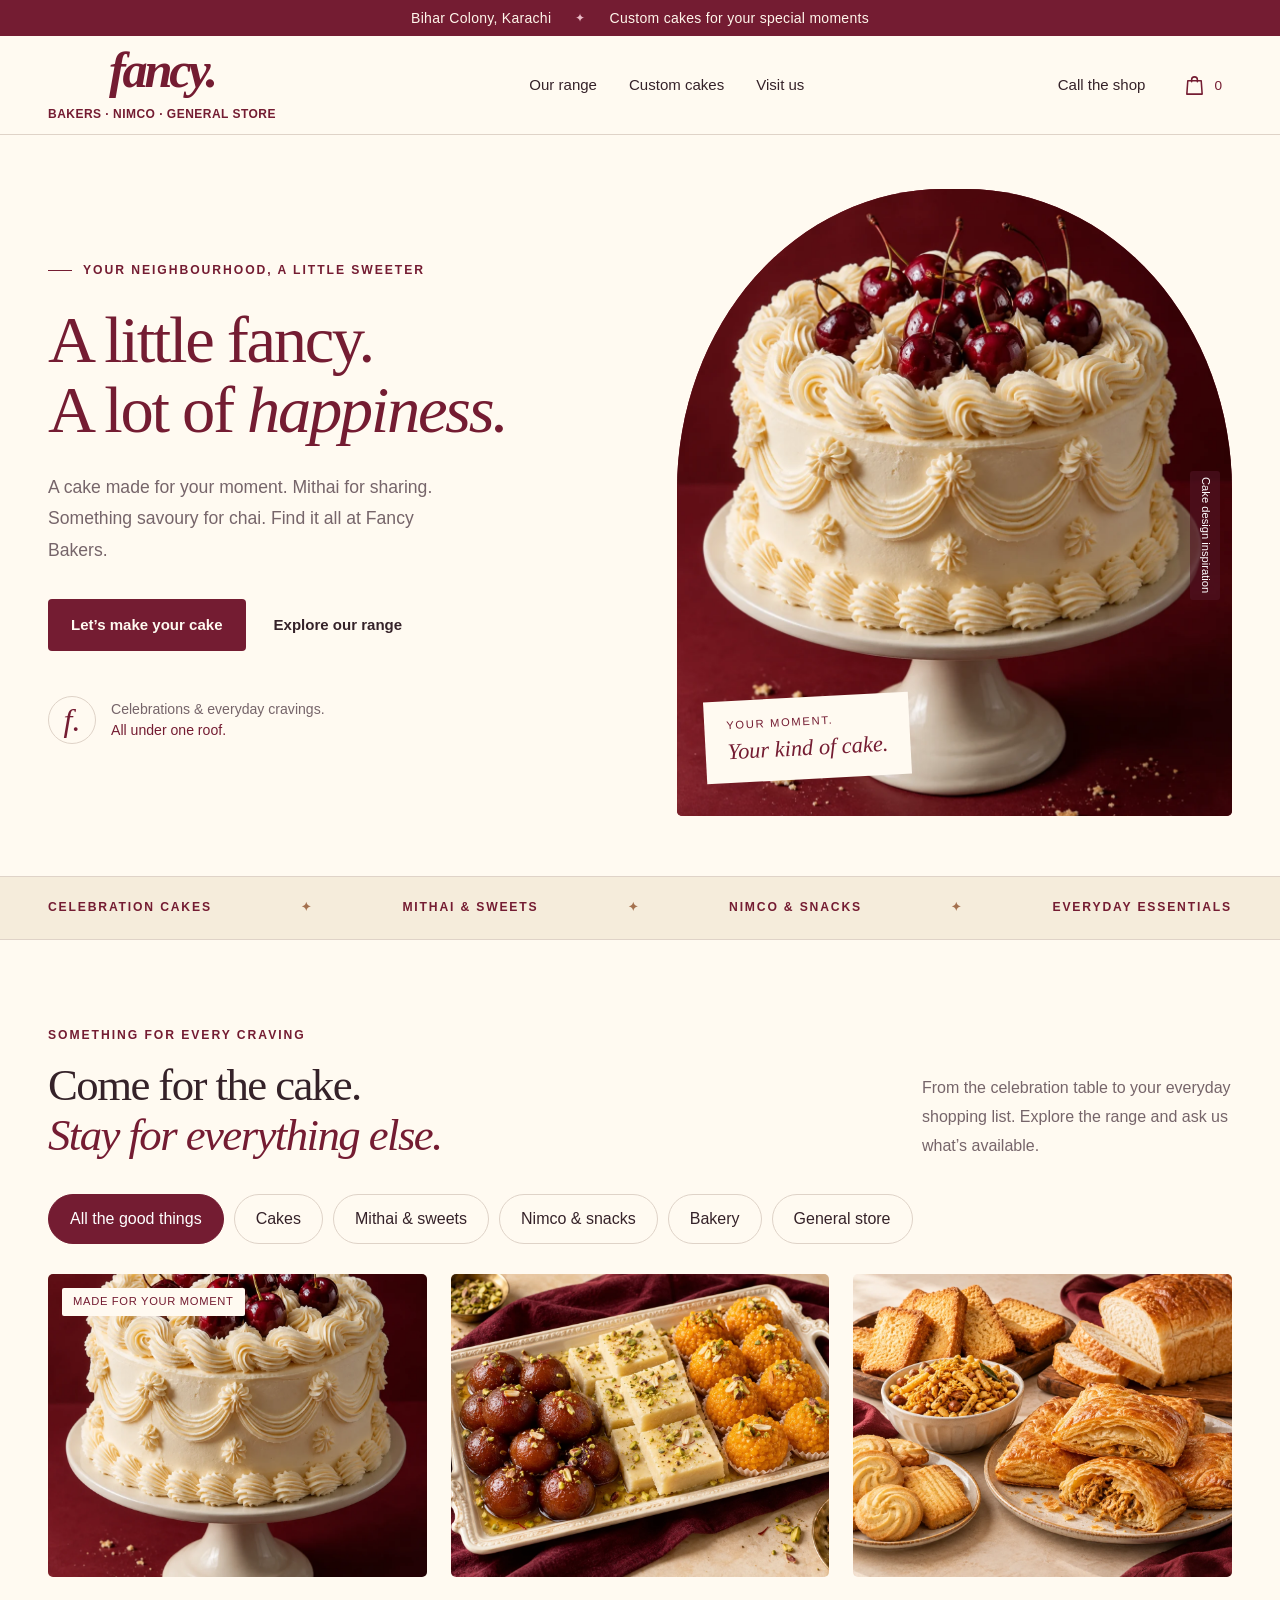
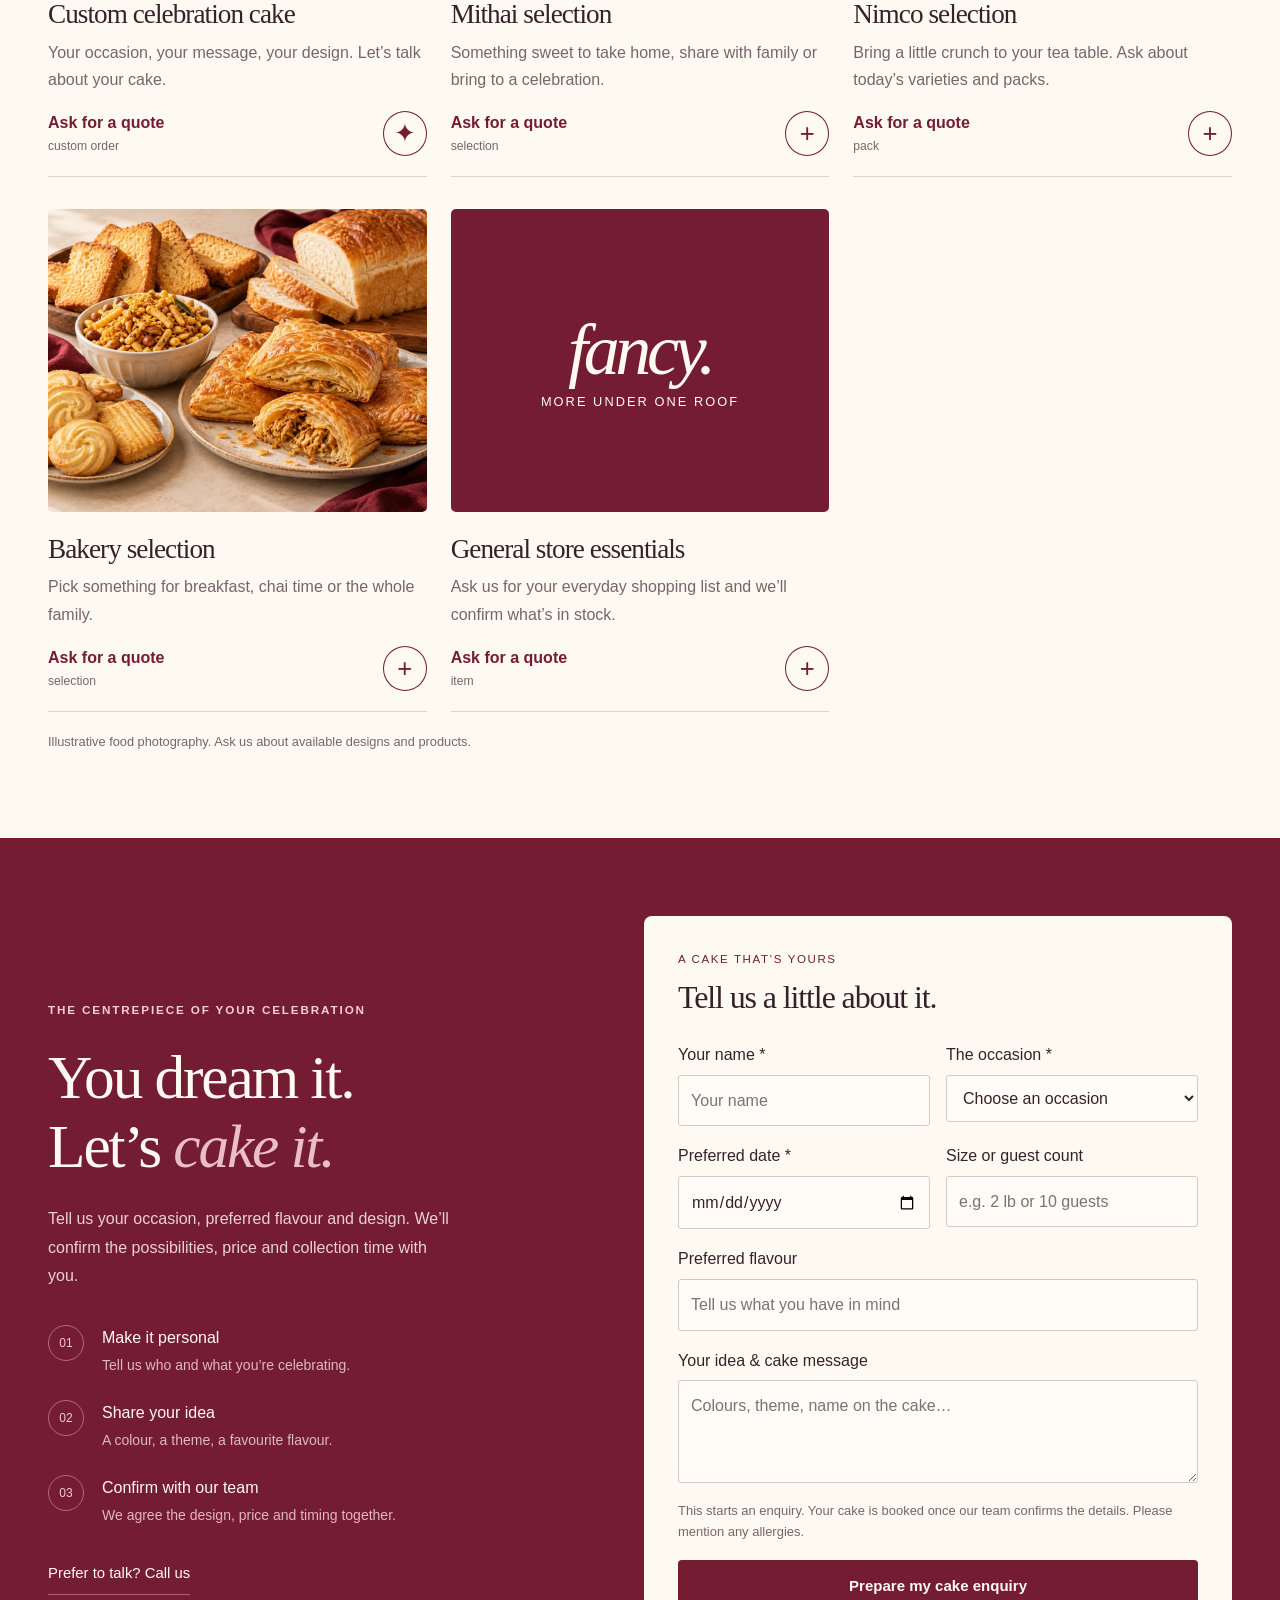
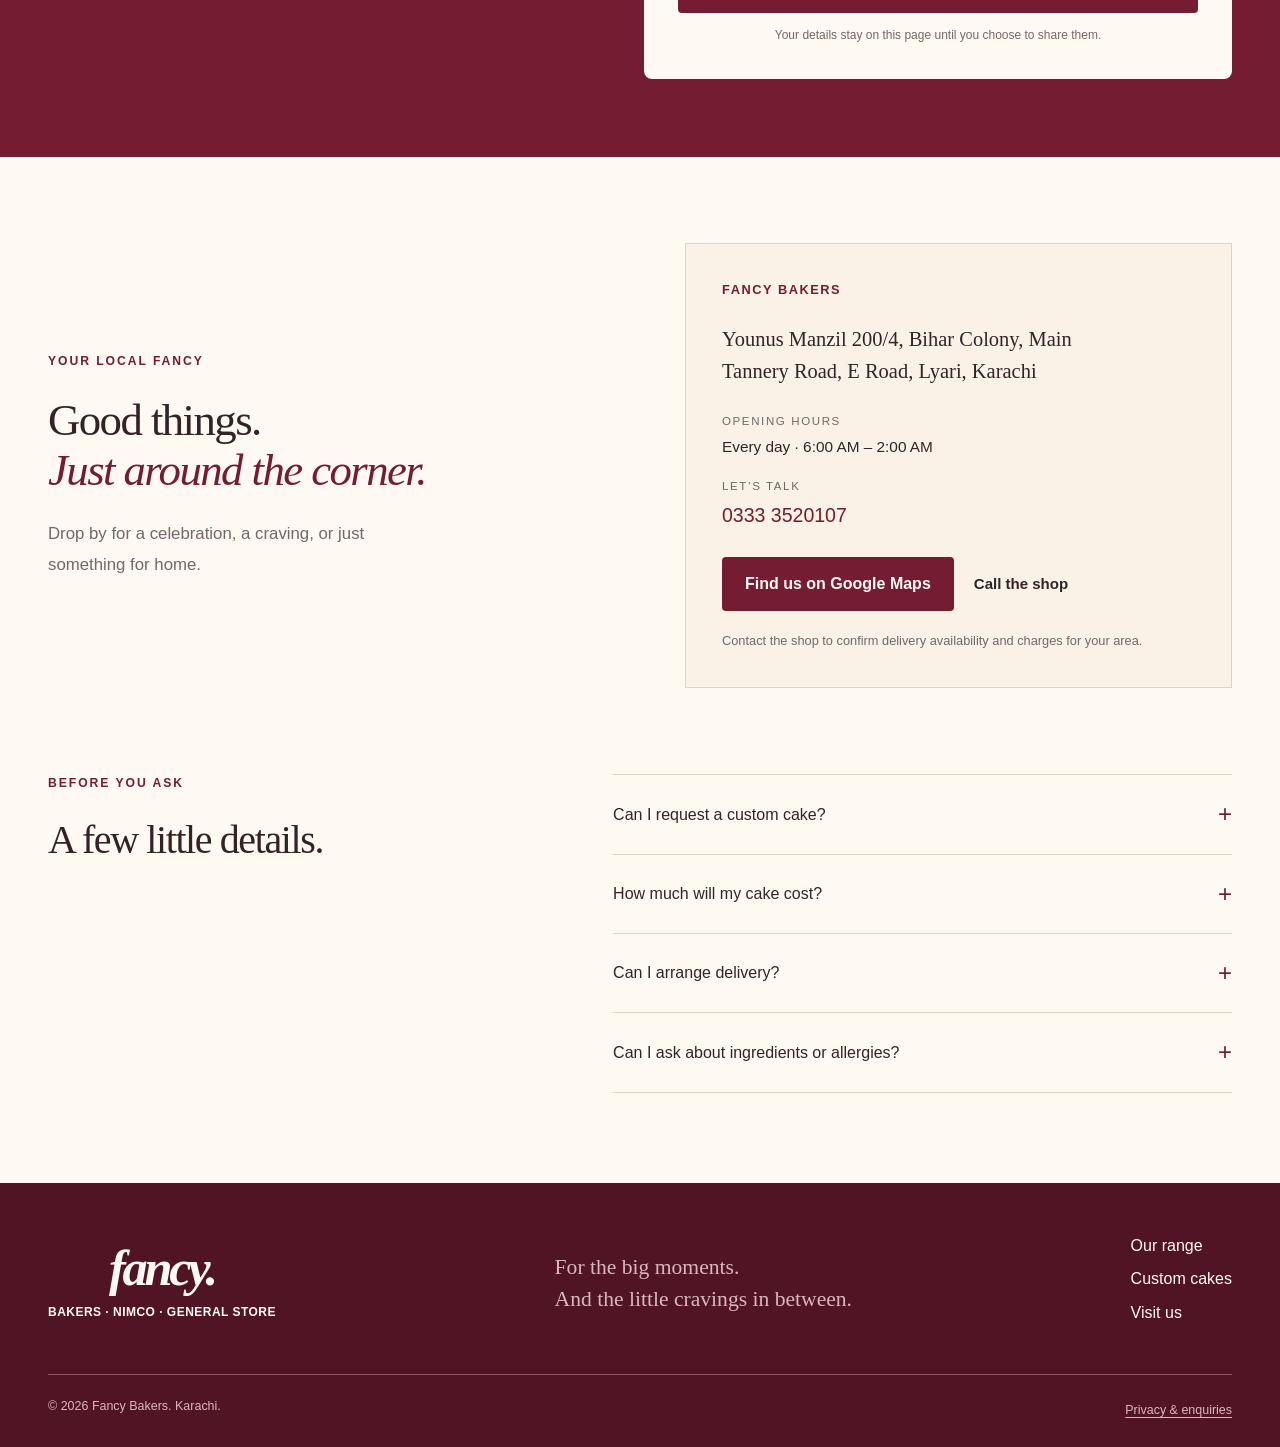
<file: index.html>
<!doctype html>
<html lang="en-PK">
<head>
  <meta charset="utf-8">
  <meta name="viewport" content="width=device-width, initial-scale=1">
  <meta name="theme-color" content="#741c32">
  <title>Fancy Bakers | Custom Cakes, Mithai & Nimco in Karachi</title>
  <meta name="description" content="Discover Fancy Bakers Nimco & General Store in Bihar Colony, Karachi. Enquire about a custom cake, explore our range and plan your visit.">
  <meta property="og:title" content="Fancy Bakers · A little fancy. A lot of happiness.">
  <meta property="og:description" content="Custom cakes, mithai, nimco and everyday favourites in Bihar Colony, Karachi.">
  <meta property="og:type" content="website">
  <link rel="icon" type="image/svg+xml" href="data:image/svg+xml,%3Csvg xmlns='http://www.w3.org/2000/svg' viewBox='0 0 64 64'%3E%3Crect width='64' height='64' rx='16' fill='%23741c32'/%3E%3Ctext x='32' y='48' text-anchor='middle' font-size='49' font-family='Georgia' font-style='italic' fill='%23fff7e8'%3Ef%3C/text%3E%3C/svg%3E">
  <link rel="stylesheet" href="styles.css">
  <script src="site-data.js" defer></script>
  <script src="core.js" defer></script>
  <script src="app.js" defer></script>
</head>
<body>
  <a class="skip-link" href="#main">Skip to content</a>
  <div class="topline"><span data-business="area">Bihar Colony, Karachi</span><span class="topline-divider">✦</span><span>Custom cakes for your special moments</span></div>
  <header class="site-header">
    <div class="nav-wrap container">
      <a class="brand" href="#home" aria-label="Fancy Bakers home"><span class="brand-word">fancy<span class="brand-dot">.</span></span><span class="brand-descriptor">BAKERS · NIMCO · GENERAL STORE</span></a>
      <button class="menu-toggle icon-button" aria-expanded="false" aria-controls="main-nav" aria-label="Open navigation"><svg viewBox="0 0 24 24" aria-hidden="true"><path d="M4 7h16M4 12h16M4 17h16"/></svg></button>
      <nav id="main-nav" class="main-nav" aria-label="Main navigation"><a href="#range">Our range</a><a href="#custom-cakes">Custom cakes</a><a href="#visit">Visit us</a></nav>
      <div class="nav-actions"><a class="phone-link" data-phone href="tel:+923333520107">Call the shop</a><button class="bag-button" type="button" data-open-enquiry aria-label="Open your enquiry"><svg viewBox="0 0 24 24" aria-hidden="true"><path d="M5 7h14l1 14H4L5 7ZM9 8V6a3 3 0 0 1 6 0v2"/></svg><span class="bag-count" data-bag-count>0</span></button></div>
    </div>
  </header>
  <main id="main">
    <section class="hero container" id="home" aria-labelledby="hero-title">
      <div class="hero-copy"><p class="eyebrow"><span></span> YOUR NEIGHBOURHOOD, A LITTLE SWEETER</p><h1 id="hero-title">A little fancy.<br>A lot of <em>happiness.</em></h1><p class="hero-description" id="hero-description">A cake made for your moment. Mithai for sharing. Something savoury for chai. Find it all at Fancy Bakers.</p><div class="hero-actions"><a class="button button-primary" href="#custom-cakes">Let’s make your cake</a><a class="text-link" href="#range">Explore our range</a></div><div class="hero-footnote"><span class="small-stamp" aria-hidden="true">f.</span><p>Celebrations & everyday cravings.<br><strong>All under one roof.</strong></p></div></div>
      <figure class="hero-visual"><img id="hero-image" src="assets/celebration-cake.webp" alt="Illustrative cream celebration cake decorated with cherries" width="1024" height="1280" fetchpriority="high"><div class="hero-image-label"><span>YOUR MOMENT.</span><strong>Your kind of cake.</strong></div><figcaption class="image-caption">Cake design inspiration</figcaption></figure>
    </section>
    <div class="ribbon" aria-label="Our specialties"><div class="container ribbon-inner"><span>CELEBRATION CAKES</span><span aria-hidden="true">✦</span><span>MITHAI & SWEETS</span><span aria-hidden="true">✦</span><span>NIMCO & SNACKS</span><span aria-hidden="true">✦</span><span>EVERYDAY ESSENTIALS</span></div></div>
    <section class="section container" id="range" aria-labelledby="range-title">
      <div class="section-heading"><div><p class="eyebrow">SOMETHING FOR EVERY CRAVING</p><h2 id="range-title">Come for the cake.<br><em>Stay for everything else.</em></h2></div><p class="section-intro">From the celebration table to your everyday shopping list. Explore the range and ask us what’s available.</p></div>
      <div class="category-filter" id="category-filter" role="group" aria-label="Filter our range"></div>
      <div class="product-grid" id="product-grid" aria-live="polite"></div>
      <p class="small-note" id="photo-note">Illustrative food photography. Ask us about available designs and products.</p>
      <noscript><p>Call <a href="tel:+923333520107">0333 3520107</a> to ask about custom cakes, mithai, nimco, bakery items and general store essentials. Enable JavaScript to use the enquiry form.</p></noscript>
    </section>
    <section class="cake-section" id="custom-cakes" aria-labelledby="cake-title">
      <div class="container cake-layout"><div class="cake-copy"><p class="eyebrow light">THE CENTREPIECE OF YOUR CELEBRATION</p><h2 id="cake-title">You dream it.<br>Let’s <em>cake it.</em></h2><p id="cake-note">Tell us your occasion, preferred flavour and design. We’ll confirm the possibilities, price and collection time with you.</p><ol class="cake-steps"><li><span>01</span><div><strong>Make it personal</strong><p>Tell us who and what you’re celebrating.</p></div></li><li><span>02</span><div><strong>Share your idea</strong><p>A colour, a theme, a favourite flavour.</p></div></li><li><span>03</span><div><strong>Confirm with our team</strong><p>We agree the design, price and timing together.</p></div></li></ol><a class="light-link" data-phone href="tel:+923333520107">Prefer to talk? Call us</a></div>
      <form id="cake-form" class="cake-form"><p class="form-kicker">A CAKE THAT’S YOURS</p><h3>Tell us a little about it.</h3><div class="form-grid"><div class="field"><label for="customer-name">Your name <span aria-hidden="true">*</span></label><input id="customer-name" name="name" autocomplete="given-name" maxlength="70" placeholder="Your name" required></div><div class="field"><label for="occasion">The occasion <span aria-hidden="true">*</span></label><select id="occasion" name="occasion" required><option value="">Choose an occasion</option><option>Birthday</option><option>Engagement or wedding</option><option>Anniversary</option><option>Baby celebration</option><option>Something else</option></select></div><div class="field"><label for="cake-date">Preferred date <span aria-hidden="true">*</span></label><input id="cake-date" name="date" type="date" required></div><div class="field"><label for="cake-size">Size or guest count</label><input id="cake-size" name="size" maxlength="80" placeholder="e.g. 2 lb or 10 guests"></div><div class="field span-2"><label for="cake-flavour">Preferred flavour</label><input id="cake-flavour" name="flavour" maxlength="90" placeholder="Tell us what you have in mind"></div><div class="field span-2"><label for="cake-idea">Your idea & cake message</label><textarea id="cake-idea" name="idea" rows="3" maxlength="600" placeholder="Colours, theme, name on the cake…"></textarea></div></div><p class="form-note">This starts an enquiry. Your cake is booked once our team confirms the details. Please mention any allergies.</p><button type="submit" class="button button-primary full-width">Prepare my cake enquiry</button><p class="privacy-note">Your details stay on this page until you choose to share them.</p></form></div>
    </section>
    <section class="section container visit-section" id="visit" aria-labelledby="visit-title"><div class="visit-heading"><p class="eyebrow">YOUR LOCAL FANCY</p><h2 id="visit-title">Good things.<br><em>Just around the corner.</em></h2><p>Drop by for a celebration, a craving, or just something for home.</p></div><div class="visit-card"><p class="visit-card-top">FANCY BAKERS</p><address data-business="address">Younus Manzil 200/4, Bihar Colony, Main Tannery Road, E Road, Lyari, Karachi</address><div class="visit-detail"><span>OPENING HOURS</span><strong data-business="hours">Every day · 6:00 AM – 2:00 AM</strong></div><div class="visit-detail"><span>LET’S TALK</span><a data-phone data-business="phoneDisplay" href="tel:+923333520107">0333 3520107</a></div><div class="visit-actions"><a class="button button-primary" data-map href="https://www.google.com/maps?cid=16773025735156502175" target="_blank" rel="noopener noreferrer">Find us on Google Maps</a><a class="text-link" data-contact href="tel:+923333520107">Call the shop</a></div><p class="small-note" data-business="deliveryNote">Contact the shop to confirm delivery availability and charges for your area.</p></div></section>
    <section class="faq-section container" aria-labelledby="faq-title"><div><p class="eyebrow">BEFORE YOU ASK</p><h2 id="faq-title">A few little details.</h2></div><div class="faq-list"><details><summary>Can I request a custom cake?<span aria-hidden="true">+</span></summary><p>Yes. Share your occasion, date and idea using the cake enquiry form. Our team will confirm the design, flavour, size and price. You can share a reference photo directly when speaking with us.</p></details><details><summary>How much will my cake cost?<span aria-hidden="true">+</span></summary><p>Custom cake pricing depends on the size, design and details. Send an enquiry for your exact quote. Any prices shown in our range apply to the unit stated and are confirmed by the shop before you order.</p></details><details><summary>Can I arrange delivery?<span aria-hidden="true">+</span></summary><p data-business="deliveryNote">Contact the shop to confirm delivery availability and charges for your area.</p></details><details><summary>Can I ask about ingredients or allergies?<span aria-hidden="true">+</span></summary><p>Please speak with our team before ordering and tell us about any allergies or dietary requirements so we can check the ingredients and preparation.</p></details></div></section>
  </main>
  <footer class="site-footer"><div class="container footer-top"><a class="brand footer-brand" href="#home"><span class="brand-word">fancy.</span><span class="brand-descriptor">BAKERS · NIMCO · GENERAL STORE</span></a><p>For the big moments.<br>And the little cravings in between.</p><div class="footer-links"><a href="#range">Our range</a><a href="#custom-cakes">Custom cakes</a><a data-map href="https://www.google.com/maps?cid=16773025735156502175" target="_blank" rel="noopener noreferrer">Visit us</a><span id="social-links"></span></div></div><div class="container footer-bottom"><span>© <span id="year">2026</span> <span data-business="shortName">Fancy Bakers</span>. Karachi.</span><button class="plain-button" data-open-privacy>Privacy & enquiries</button></div></footer>
  <div class="mobile-bar"><a data-phone href="tel:+923333520107"><svg viewBox="0 0 24 24" aria-hidden="true"><path d="m7 3 3 5-2 2c2 3 3 4 6 6l2-2 5 3c0 3-2 4-4 4C10 20 4 14 3 7c0-2 1-4 4-4Z"/></svg>Call us</a><a href="#custom-cakes">Enquire about a cake</a></div>
  <dialog id="enquiry-dialog" aria-labelledby="enquiry-title"><div class="dialog-heading"><div><p class="eyebrow">LET’S GET THE DETAILS RIGHT</p><h2 id="enquiry-title">Your enquiry</h2></div><button class="icon-button" data-close-dialog aria-label="Close enquiry">×</button></div><div class="dialog-body"><div id="enquiry-items"></div><div id="cake-summary"></div><p id="enquiry-total" class="enquiry-total"></p><label for="enquiry-extra">Anything else?</label><textarea id="enquiry-extra" rows="2" maxlength="500" placeholder="Quantities, collection time or your shopping list"></textarea><label for="enquiry-message" class="message-label">Your message</label><textarea id="enquiry-message" rows="8" readonly></textarea><p class="small-note" id="enquiry-help"></p><div class="enquiry-actions"><button id="copy-enquiry" class="button button-outline">Copy enquiry</button><a id="send-enquiry" class="button button-primary" href="tel:+923333520107">Call the shop</a></div><p class="small-note">This is a request, not a confirmed order. The shop will confirm availability, total price and collection or delivery.</p></div></dialog>
  <dialog id="privacy-dialog" aria-labelledby="privacy-title"><div class="dialog-heading"><h2 id="privacy-title">Privacy & enquiries</h2><button class="icon-button" data-close-privacy aria-label="Close privacy information">×</button></div><div class="dialog-body"><p>This website prepares an enquiry on your device. It does not automatically send your form details or collect payment.</p><p>If you choose WhatsApp, the message is opened in WhatsApp and you decide when to send it. WhatsApp and Google Maps have their own privacy policies.</p><p>Your unsent enquiry clears when you reload or close the page. Please call the shop if you have a question about an order. No advertising or analytics trackers are installed in this version.</p></div></dialog>
  <div class="toast" id="toast" role="status" aria-live="polite"></div>
</body>
</html>
</file>
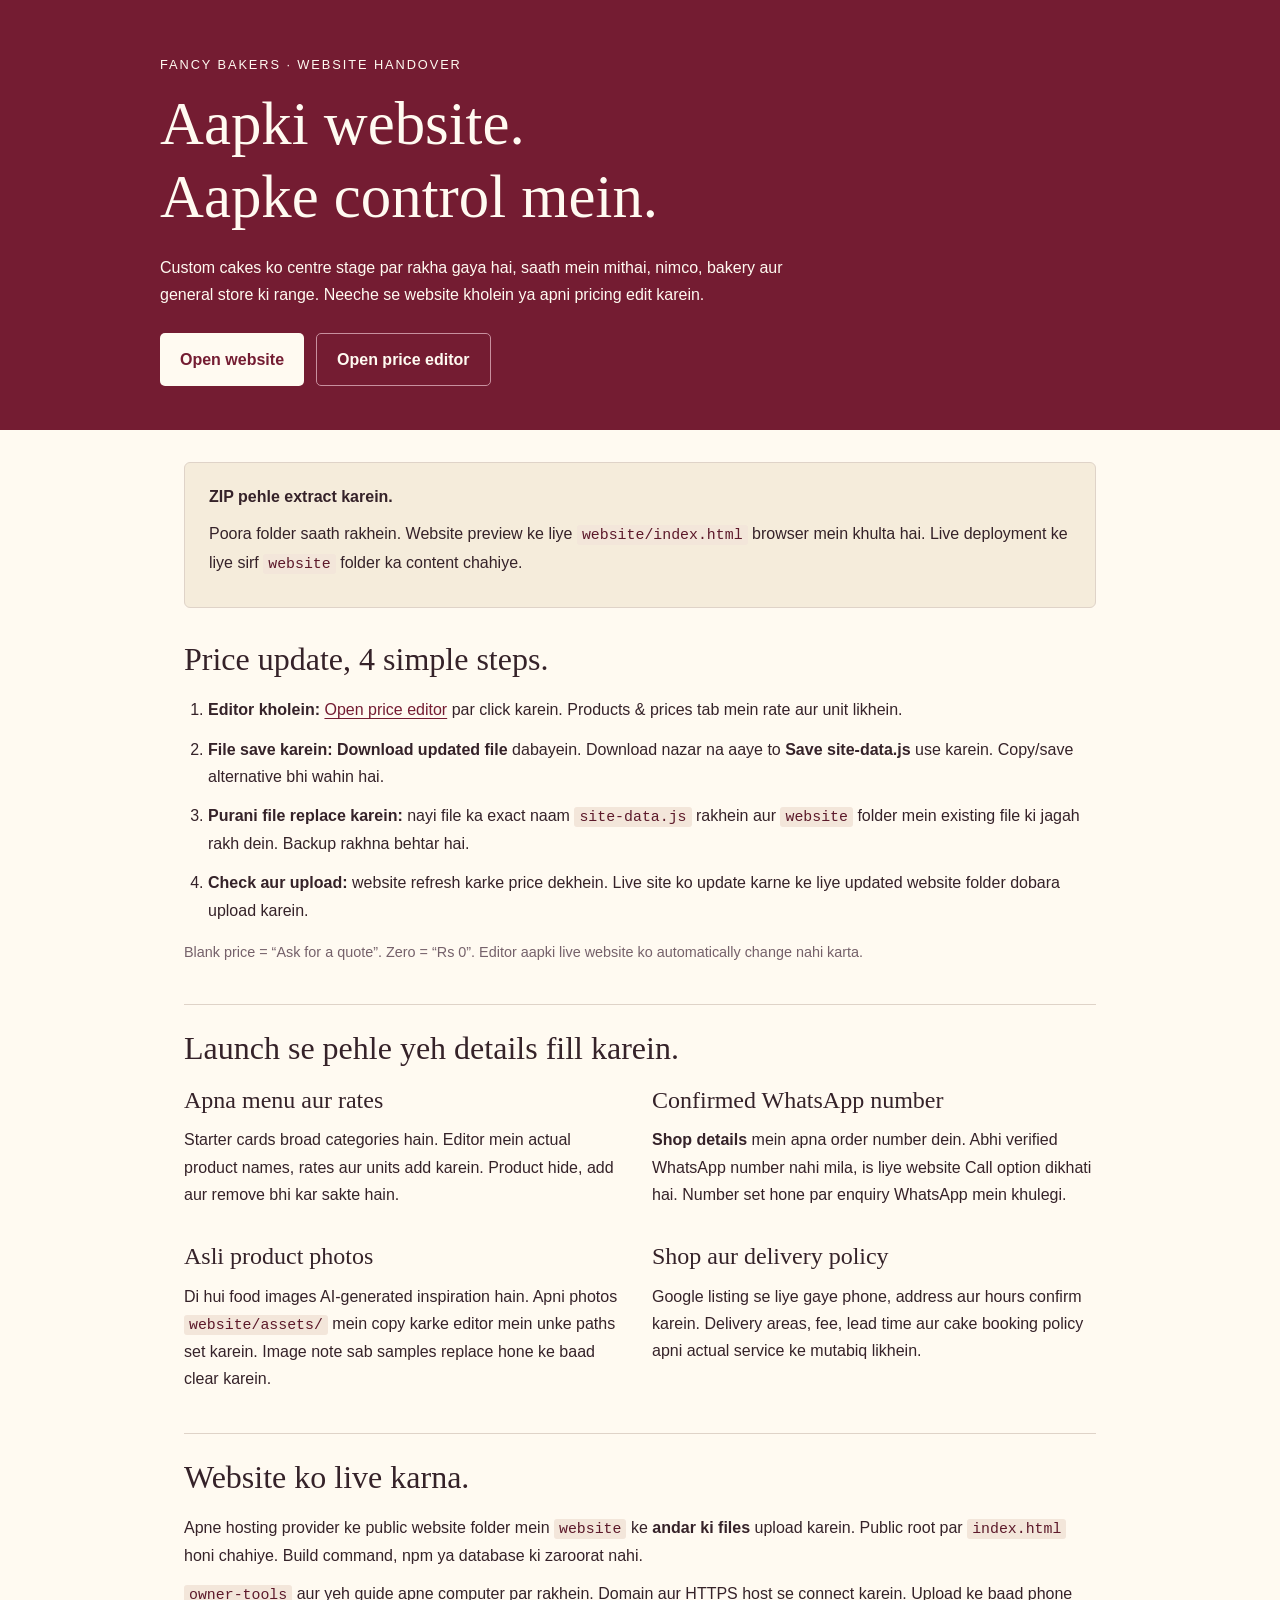
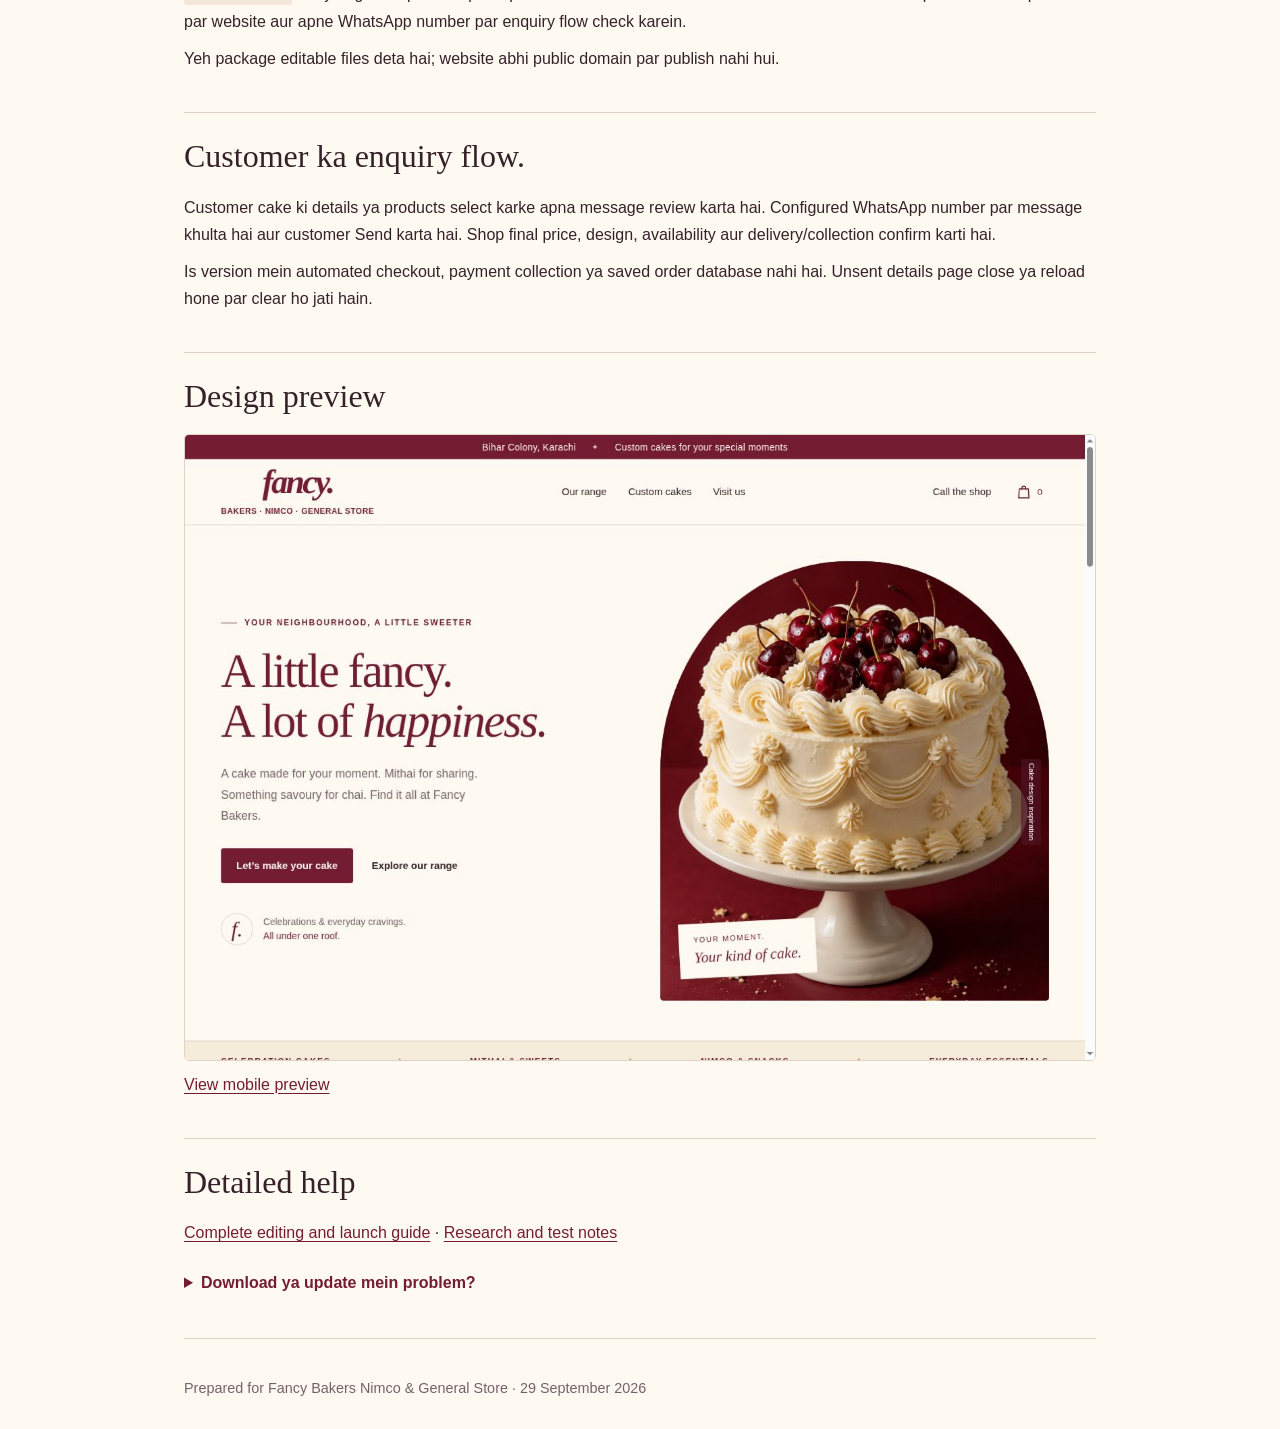
<file: START-HERE.html>
<!doctype html>
<html lang="en">
<head>
<meta charset="utf-8">
<meta name="viewport" content="width=device-width,initial-scale=1">
<title>Fancy Bakers — Start here</title>
<style>
:root{font:16px/1.7 Arial,sans-serif;color:#352229;background:#fffaf1}*{box-sizing:border-box}body{margin:0}header{background:#741c32;color:#fffaf1;padding:44px 24px}header>div,main,footer{max-width:960px;margin:auto}h1,h2,h3{font-family:Georgia,serif;font-weight:400;line-height:1.2}h1{font-size:clamp(2.4rem,7vw,3.8rem);margin:12px 0 20px}h2{font-size:2rem;margin:0 0 18px}h3{font-size:1.5rem;margin:0 0 12px}p{margin:10px 0}header p{max-width:670px}.eyebrow{font-size:.8rem;letter-spacing:.15em}.actions{display:flex;gap:12px;flex-wrap:wrap;margin-top:25px}a{color:#741c32;text-underline-offset:3px}.button{display:inline-flex;min-height:48px;align-items:center;padding:12px 20px;background:#fffaf1;color:#741c32;border-radius:5px;font-weight:bold;text-decoration:none}.button.outline{background:transparent;color:#fffaf1;border:1px solid #c8909f}main{padding:32px 24px}section{padding:24px 0 30px;border-bottom:1px solid #dfd3c8}.note{background:#f5ecdb;border:1px solid #dfd3c8;padding:20px 24px;border-radius:6px;margin-bottom:8px}ol,ul{padding-left:24px}li{margin-bottom:12px}code{background:#f3e6da;color:#5c192a;border-radius:3px;padding:2px 5px;overflow-wrap:anywhere;font-size:.93em}.grid{display:grid;grid-template-columns:1fr 1fr;gap:24px}img{max-width:100%;display:block;border:1px solid #dfd3c8;border-radius:5px}footer{padding:5px 24px 35px;font-size:.9rem;color:#75616a}.small{font-size:.9rem;color:#75616a}a:focus-visible{outline:3px solid #b88d30;outline-offset:5px}summary{cursor:pointer;color:#741c32;font-weight:bold;padding-block:12px}@media(max-width:600px){.grid{grid-template-columns:1fr}.actions{flex-direction:column}.button{justify-content:center}main{padding:20px}header{padding:30px 20px}}
</style>
</head>
<body>
<header><div><p class="eyebrow">FANCY BAKERS · WEBSITE HANDOVER</p><h1>Aapki website.<br>Aapke control mein.</h1><p>Custom cakes ko centre stage par rakha gaya hai, saath mein mithai, nimco, bakery aur general store ki range. Neeche se website kholein ya apni pricing edit karein.</p><div class="actions"><a class="button" href="website/index.html">Open website</a><a class="button outline" href="owner-tools/price-editor.html">Open price editor</a></div></div></header>
<main>
<div class="note"><strong>ZIP pehle extract karein.</strong><p>Poora folder saath rakhein. Website preview ke liye <code>website/index.html</code> browser mein khulta hai. Live deployment ke liye sirf <code>website</code> folder ka content chahiye.</p></div>
<section><h2>Price update, 4 simple steps.</h2><ol><li><strong>Editor kholein:</strong> <a href="owner-tools/price-editor.html">Open price editor</a> par click karein. Products &amp; prices tab mein rate aur unit likhein.</li><li><strong>File save karein:</strong> <b>Download updated file</b> dabayein. Download nazar na aaye to <b>Save site-data.js</b> use karein. Copy/save alternative bhi wahin hai.</li><li><strong>Purani file replace karein:</strong> nayi file ka exact naam <code>site-data.js</code> rakhein aur <code>website</code> folder mein existing file ki jagah rakh dein. Backup rakhna behtar hai.</li><li><strong>Check aur upload:</strong> website refresh karke price dekhein. Live site ko update karne ke liye updated website folder dobara upload karein.</li></ol><p class="small">Blank price = “Ask for a quote”. Zero = “Rs 0”. Editor aapki live website ko automatically change nahi karta.</p></section>
<section><h2>Launch se pehle yeh details fill karein.</h2><div class="grid"><div><h3>Apna menu aur rates</h3><p>Starter cards broad categories hain. Editor mein actual product names, rates aur units add karein. Product hide, add aur remove bhi kar sakte hain.</p></div><div><h3>Confirmed WhatsApp number</h3><p><b>Shop details</b> mein apna order number dein. Abhi verified WhatsApp number nahi mila, is liye website Call option dikhati hai. Number set hone par enquiry WhatsApp mein khulegi.</p></div><div><h3>Asli product photos</h3><p>Di hui food images AI-generated inspiration hain. Apni photos <code>website/assets/</code> mein copy karke editor mein unke paths set karein. Image note sab samples replace hone ke baad clear karein.</p></div><div><h3>Shop aur delivery policy</h3><p>Google listing se liye gaye phone, address aur hours confirm karein. Delivery areas, fee, lead time aur cake booking policy apni actual service ke mutabiq likhein.</p></div></div></section>
<section><h2>Website ko live karna.</h2><p>Apne hosting provider ke public website folder mein <code>website</code> ke <strong>andar ki files</strong> upload karein. Public root par <code>index.html</code> honi chahiye. Build command, npm ya database ki zaroorat nahi.</p><p><code>owner-tools</code> aur yeh guide apne computer par rakhein. Domain aur HTTPS host se connect karein. Upload ke baad phone par website aur apne WhatsApp number par enquiry flow check karein.</p><p>Yeh package editable files deta hai; website abhi public domain par publish nahi hui.</p></section>
<section><h2>Customer ka enquiry flow.</h2><p>Customer cake ki details ya products select karke apna message review karta hai. Configured WhatsApp number par message khulta hai aur customer Send karta hai. Shop final price, design, availability aur delivery/collection confirm karti hai.</p><p>Is version mein automated checkout, payment collection ya saved order database nahi hai. Unsent details page close ya reload hone par clear ho jati hain.</p></section>
<section><h2>Design preview</h2><a href="previews/desktop.jpg"><img src="previews/desktop.jpg" alt="Fancy Bakers desktop website preview" loading="lazy"></a><p><a href="previews/mobile.jpg">View mobile preview</a></p></section>
<section><h2>Detailed help</h2><p><a href="README.md">Complete editing and launch guide</a> · <a href="RESEARCH-AND-TESTS.md">Research and test notes</a></p><details><summary>Download ya update mein problem?</summary><p>Editor mein <b>Alternative: copy the file contents</b> kholein. Complete text plain-text editor mein paste karke UTF-8 <code>site-data.js</code> save karein. “All files” choose karein taake <code>.txt</code> extension add na ho.</p><p>Purana price aa raha ho to filename, replacement aur hosting upload check karein. Phir browser refresh ya hosting cache purge karein.</p><p>Native browser download completion cloud testing mein confirm nahi hui; generated file text, re-import aur website update verify hue hain. Copy/save route is liye package mein included hai.</p></details></section>
</main><footer>Prepared for Fancy Bakers Nimco &amp; General Store · 29 September 2026</footer>
</body></html>
</file>
<file: styles.css>
:root{--wine:#741c32;--wine-dark:#511424;--ink:#352229;--muted:#76656a;--paper:#fffaf1;--cream:#f5ecdb;--pink:#eabdc8;--line:#dfd3c8;--white:#fff;--radius:8px;--serif:Georgia,'Times New Roman',serif;--sans:'Trebuchet MS',Arial,sans-serif}*{box-sizing:border-box}html{scroll-behavior:smooth;scroll-padding-top:110px}body{margin:0;background:var(--paper);color:var(--ink);font:16px/1.6 var(--sans)}button,input,textarea,select{font:inherit}button,a,input,textarea,select{-webkit-tap-highlight-color:transparent}button,a{touch-action:manipulation}button{cursor:pointer}a{color:inherit;text-decoration:none}img{display:block;max-width:100%}svg{width:23px;height:23px;fill:none;stroke:currentColor;stroke-width:1.6;stroke-linecap:round;stroke-linejoin:round}button:disabled{cursor:not-allowed;opacity:.55}a:focus-visible,button:focus-visible,summary:focus-visible{outline:3px solid #b87b27;outline-offset:5px}input:focus,select:focus,textarea:focus{outline:2px solid var(--wine);outline-offset:2px}h1,h2,h3,p,figure{margin:0}h1,h2,h3{font-family:var(--serif);font-weight:400;letter-spacing:-.035em}h1{font-size:clamp(3.35rem,5.2vw,5.7rem);line-height:1.06}h2{font-size:clamp(2.1rem,3.5vw,3.7rem);line-height:1.12}h3{font-size:1.8rem;line-height:1.2}em{font-weight:400}p{color:var(--muted)}.container{width:min(1240px,calc(100% - 96px));margin-inline:auto}.skip-link{position:fixed;top:-70px;left:20px;background:white;padding:12px 20px;z-index:100}.skip-link:focus{top:10px}.topline{background:var(--wine);color:#fff6eb;text-align:center;font-size:.875rem;min-height:36px;padding:7px 20px;display:flex;align-items:center;justify-content:center;gap:24px;letter-spacing:.02em}.topline-divider{font-size:12px;color:var(--pink)}.site-header{position:sticky;top:0;z-index:30;background:rgba(255,250,241,.97);border-bottom:1px solid var(--line)}.nav-wrap{min-height:98px;display:flex;align-items:center;justify-content:space-between;gap:24px}.brand{display:inline-flex;flex-direction:column;align-items:center;color:var(--wine)}.brand-word{font:italic 700 3.3rem/.95 var(--serif);letter-spacing:-.065em}.brand-descriptor{font-size:.64rem;letter-spacing:.13em;font-weight:700;margin-top:10px}.brand-dot{color:var(--wine)}.main-nav{display:flex;gap:32px;font-size:.94rem}.main-nav a,.phone-link{position:relative}.main-nav a:hover,.phone-link:hover,.text-link:hover{color:var(--wine);text-decoration:underline;text-underline-offset:7px}.nav-actions{display:flex;gap:28px;align-items:center}.phone-link{font-size:.94rem}.bag-button{display:flex;align-items:center;gap:8px;background:none;border:0;padding:10px;color:var(--wine)}.bag-count{font-size:.85rem}.icon-button{min-width:44px;min-height:44px;display:flex;align-items:center;justify-content:center;background:none;border:0;color:inherit;font-size:2rem}.menu-toggle{display:none}.hero{display:grid;grid-template-columns:1.03fr 1fr;gap:58px;align-items:center;padding-block:54px 60px}.eyebrow{font-size:.76rem;letter-spacing:.16em;font-weight:700;color:var(--wine);margin-bottom:24px;line-height:1.6}.hero-copy .eyebrow{display:flex;align-items:center;gap:11px}.hero-copy .eyebrow span{width:24px;height:1px;background:var(--wine);flex-shrink:0}.hero h1{color:var(--wine)}.hero h1 em{display:inline-block}.hero-description{font-size:1.1rem;max-width:430px;line-height:1.8;margin-top:26px}.hero-actions{display:flex;align-items:center;gap:28px;flex-wrap:wrap;margin-top:32px}.button{display:inline-flex;align-items:center;justify-content:center;gap:26px;min-height:52px;padding:14px 22px;border:1px solid transparent;border-radius:4px;font-size:.94rem;font-weight:700;line-height:1.5;text-align:center;transition:background .2s,transform .2s}.button:hover{transform:translateY(-2px)}.button-primary{background:var(--wine);color:var(--paper)}.button-primary:hover{background:var(--wine-dark)}.button-outline{border-color:var(--wine);color:var(--wine);background:transparent}.text-link{font-size:.94rem;display:inline-flex;gap:18px;align-items:center;font-weight:700}.hero-footnote{display:flex;gap:15px;align-items:center;margin-top:45px}.hero-footnote p{font-size:.88rem;line-height:1.5}.hero-footnote strong{font-weight:400;color:var(--wine)}.small-stamp{font:italic 2rem var(--serif);display:grid;place-items:center;border:1px solid var(--line);border-radius:50%;width:48px;height:48px;color:var(--wine)}.hero-visual{position:relative;min-width:0;background:var(--wine);border-radius:48% 48% 5px 5px;overflow:hidden;aspect-ratio:1/1.13}.hero-visual>img{width:100%;height:100%;object-fit:cover;object-position:center 52%}.hero-image-label{position:absolute;bottom:38px;left:28px;background:var(--paper);color:var(--wine);padding:16px 22px;box-shadow:0 6px 25px #23121b15;transform:rotate(-3deg)}.hero-image-label span{display:block;font-size:.7rem;letter-spacing:.15em;margin-bottom:4px}.hero-image-label strong{font:italic 1.4rem var(--serif)}.image-caption{position:absolute;right:12px;top:45%;writing-mode:vertical-rl;font-size:.7rem;color:#fff;background:#511424a0;padding:6px;border-radius:3px}.ribbon{border-top:1px solid var(--line);border-bottom:1px solid var(--line);background:var(--cream)}.ribbon-inner{display:flex;justify-content:space-between;align-items:center;gap:24px;padding-block:21px;font-size:.76rem;letter-spacing:.15em;color:var(--wine);font-weight:700}.ribbon-inner span:nth-child(even){color:#a4714e}.section{padding-block:86px}.section-heading{display:flex;align-items:end;justify-content:space-between;gap:50px;margin-bottom:34px}.section-heading .eyebrow{margin-bottom:15px}.section-heading h2 em{color:var(--wine)}.section-intro{max-width:310px;line-height:1.8}.category-filter{display:flex;gap:10px;margin-block:30px;flex-wrap:wrap}.filter-button{border:1px solid var(--line);border-radius:99px;background:transparent;padding:11px 21px;color:var(--ink);font-size:.875rem;min-height:44px}.filter-button[aria-pressed=true]{background:var(--wine);color:white;border-color:var(--wine)}.filter-button:hover{border-color:var(--wine)}.product-grid{display:grid;grid-template-columns:repeat(3,minmax(0,1fr));gap:32px 24px}.product-card{min-width:0;display:flex;flex-direction:column;border-bottom:1px solid var(--line);padding-bottom:20px}.product-image{position:relative;aspect-ratio:1.25;background:var(--cream);border-radius:5px;overflow:hidden;margin-bottom:21px}.product-image img{width:100%;height:100%;object-fit:cover;transition:transform .5s}.product-card:hover .product-image img{transform:scale(1.035)}.product-card[data-category=cakes] .product-image img{object-position:center 56%}.product-tag{position:absolute;top:14px;left:14px;background:var(--paper);padding:5px 11px;border-radius:2px;color:var(--wine);font-size:.7rem;letter-spacing:.06em}.product-card h3{font-size:1.7rem;margin-bottom:8px}.product-card p{font-size:.94rem;line-height:1.7}.product-bottom{display:flex;align-items:center;justify-content:space-between;gap:12px;margin-top:auto;padding-top:18px}.price{color:var(--wine);font-size:.95rem;font-weight:700;line-height:1.4}.price small{display:block;font-size:.76rem;font-weight:400;color:var(--muted);margin-top:3px}.add-button{border:1px solid var(--wine);min-height:44px;min-width:44px;color:var(--wine);background:transparent;border-radius:50%;font-size:1.6rem}.add-button:hover{color:var(--paper);background:var(--wine)}.store-art{display:flex;align-items:center;justify-content:center;flex-direction:column;background:var(--wine);color:var(--paper)}.store-art span{font:italic 4.5rem var(--serif);letter-spacing:-.06em}.store-art strong{font-size:.8rem;letter-spacing:.16em;font-weight:400}.small-note{font-size:.8rem;line-height:1.6;margin-top:20px}.cake-section{background:var(--wine);color:var(--paper);padding-block:78px}.cake-layout{display:grid;grid-template-columns:.93fr 1.07fr;gap:85px;align-items:center}.cake-copy h2{font-size:clamp(3rem,4.8vw,5rem);margin-bottom:24px}.cake-copy h2 em{color:var(--pink)}.eyebrow.light{color:#f4ced6;font-size:.73rem}.cake-copy>p:not(.eyebrow){color:#ead2d4;max-width:405px;line-height:1.8}.cake-steps{list-style:none;margin:34px 0;padding:0}.cake-steps li{display:flex;gap:18px;align-items:start;margin-bottom:24px}.cake-steps li>span{border:1px solid #b6687c;border-radius:50%;width:36px;height:36px;display:grid;place-items:center;font-size:.75rem;color:#f4cbd5;flex:none}.cake-steps strong{font-size:1rem;font-weight:400}.cake-steps p{font-size:.875rem;color:#dfb8c2;margin-top:3px}.light-link{display:inline-flex;align-items:center;gap:24px;border-bottom:1px solid #ac6478;padding-bottom:8px;font-size:.93rem}.cake-form{background:var(--paper);color:var(--ink);padding:34px;border-radius:8px}.form-kicker{font-size:.72rem;letter-spacing:.14em;color:var(--wine);margin-bottom:9px}.cake-form h3{font-size:2rem;margin-bottom:26px}.form-grid{display:grid;grid-template-columns:1fr 1fr;gap:17px 16px}.field{min-width:0}.field label,.dialog-body>label{font-size:.86rem;display:block;margin-bottom:7px;color:var(--ink)}.field input,.field select,.field textarea,.dialog-body textarea{display:block;width:100%;border:1px solid #d5c9c2;background:#fffcf8;color:var(--ink);border-radius:3px;padding:12px;font-size:1rem;min-height:47px;max-width:100%}.field select{padding-right:28px}.field textarea,.dialog-body textarea{resize:vertical}.span-2{grid-column:1/-1}.form-note{font-size:.81rem;line-height:1.6;margin-block:18px}.full-width{width:100%;justify-content:space-between}.privacy-note{font-size:.75rem;text-align:center;margin-top:13px}.visit-section{display:grid;grid-template-columns:1fr 1fr;gap:90px;align-items:center}.visit-heading h2 em{color:var(--wine)}.visit-heading>p:last-child{margin-top:24px;max-width:330px;font-size:1.05rem;line-height:1.8}.visit-card{border:1px solid var(--line);padding:36px;background:#f5ecdb80;position:relative}.visit-card-top{display:flex;justify-content:space-between;color:var(--wine);font-size:.8rem;font-weight:700;letter-spacing:.12em;margin-bottom:22px}.visit-card-top span{font-size:1.4rem;line-height:1}.visit-card address{font:1.28rem/1.6 var(--serif);max-width:365px;margin-bottom:24px}.visit-detail{margin-top:18px;display:flex;flex-direction:column;gap:4px}.visit-detail span{font-size:.72rem;letter-spacing:.14em;color:var(--muted)}.visit-detail strong{font-weight:400;font-size:.96rem}.visit-detail a{font-size:1.22rem;color:var(--wine)}.visit-actions{display:flex;align-items:center;gap:20px;flex-wrap:wrap;margin-top:26px}.visit-actions .button{font-size:.86rem;gap:16px}.faq-section{padding-bottom:90px;display:grid;grid-template-columns:1fr 1.25fr;gap:70px}.faq-section h2{font-size:2.5rem}.faq-list{border-top:1px solid var(--line)}details{border-bottom:1px solid var(--line)}summary{list-style:none;display:flex;align-items:center;justify-content:space-between;gap:15px;padding:20px 0;cursor:pointer;font-size:1rem}summary::-webkit-details-marker{display:none}summary span{color:var(--wine);font-size:1.5rem;font-weight:400}details[open] summary span{transform:rotate(45deg)}details p{font-size:.94rem;padding-bottom:20px;max-width:95%}.site-footer{background:var(--wine-dark);color:var(--paper);padding-top:50px}.footer-top{display:flex;align-items:center;justify-content:space-between;gap:35px;padding-bottom:40px}.footer-brand{color:var(--paper)}.footer-top>p{color:#d9b7c0;font:1.35rem/1.5 var(--serif)}.footer-links{display:flex;flex-direction:column;gap:8px;font-size:.875rem}.footer-links a:hover{text-decoration:underline}.footer-bottom{border-top:1px solid #965569;display:flex;justify-content:space-between;gap:24px;padding-block:22px;color:#d9b7c0;font-size:.78rem}.plain-button{border:0;background:none;color:inherit;padding:0;font-size:inherit;text-decoration:underline;text-underline-offset:3px;min-height:28px}.mobile-bar{display:none}dialog{color:var(--ink);background:var(--paper);border:0;border-radius:10px;width:min(620px,calc(100% - 32px));max-height:calc(100dvh - 40px);padding:0;box-shadow:0 20px 80px #24151c50}dialog::backdrop{background:#231019a6;backdrop-filter:blur(3px)}.dialog-heading{position:sticky;top:0;z-index:2;display:flex;align-items:center;justify-content:space-between;gap:15px;background:var(--paper);padding:26px 28px 18px;border-bottom:1px solid var(--line)}.dialog-heading h2{font-size:2.1rem}.dialog-heading .eyebrow{font-size:.68rem;margin-bottom:7px}.dialog-body{padding:24px 28px 30px}.dialog-body>p{margin-bottom:15px}.enquiry-item{display:flex;align-items:center;justify-content:space-between;gap:16px;padding:15px 0;border-bottom:1px solid var(--line)}.enquiry-item-name{font-size:1rem}.enquiry-item small{display:block;color:var(--muted);font-size:.8rem}.quantity{display:flex;align-items:center;gap:10px}.quantity button{min-width:36px;min-height:40px;border:1px solid var(--line);border-radius:3px;background:none;color:var(--wine);font-size:1.2rem}.quantity span{min-width:20px;text-align:center}.enquiry-total{color:var(--wine);font-weight:700;margin-top:20px;line-height:1.5}.enquiry-actions{display:flex;gap:12px;margin-top:18px}.enquiry-actions .button{flex:1;gap:8px}.message-label{margin-top:20px}#enquiry-message{font-size:.85rem;background:var(--cream);line-height:1.6}.empty-enquiry{padding:16px 0 20px}.empty-enquiry .button{margin-top:15px}.cake-summary-card{background:var(--cream);padding:18px;margin-top:18px;border-left:3px solid var(--wine)}.cake-summary-card strong{display:block;color:var(--wine)}.cake-summary-card p{font-size:.875rem;margin-top:8px;overflow-wrap:anywhere}.cake-summary-card button{margin-top:12px;color:var(--wine)}.toast{position:fixed;bottom:30px;left:50%;transform:translate(-50%,15px);background:var(--wine-dark);color:white;padding:13px 24px;border:1px solid #c697a5;z-index:1000;opacity:0;pointer-events:none;border-radius:5px;transition:opacity .2s,transform .2s;font-size:.9rem;text-align:center;max-width:calc(100% - 32px)}.toast.show{opacity:1;transform:translate(-50%,0)}.dialog-toast{color:var(--wine);font-size:.85rem;margin-top:10px}.hidden{display:none!important}#social-links{display:flex;gap:12px;flex-wrap:wrap}body.dialog-open{overflow:hidden}
@media(min-width:1450px){.hero{gap:95px}.hero-visual{max-height:595px}.hero h1{font-size:5.7rem}}
@media(max-width:1100px){.container{width:calc(100% - 56px)}.main-nav{gap:19px}.nav-actions{gap:13px}.hero{gap:30px}.hero-actions{gap:20px}.hero h1{font-size:4.1rem}.cake-layout{gap:40px}.cake-form{padding:27px}.visit-section{gap:45px}.ribbon-inner{font-size:.65rem;gap:15px}.faq-section{gap:40px}.section-heading{gap:30px}.product-grid{gap:26px 20px}.brand-word{font-size:3rem}}
@media(max-width:820px){.container{width:calc(100% - 40px)}.nav-wrap{min-height:85px;gap:15px;flex-wrap:wrap}.main-nav{gap:20px;order:5;width:100%;padding:4px 0 19px;justify-content:center}.main-nav a{font-size:.93rem}.hero{padding-block:40px;gap:25px}.hero h1{font-size:3.2rem}.hero-copy .eyebrow{font-size:.62rem;letter-spacing:.08em}.hero-copy .eyebrow span{display:none}.hero-description{font-size:1rem;margin-top:20px}.hero-actions{gap:19px;margin-top:25px}.hero-actions .button{padding:12px 16px;font-size:.87rem;gap:13px}.hero-footnote{margin-top:28px}.hero-image-label{left:15px;bottom:25px;padding:12px}.hero-image-label strong{font-size:1.15rem}.hero-visual{aspect-ratio:1/1.45}.section{padding-block:65px}.section-heading{align-items:start}.section-intro{max-width:260px;font-size:.96rem}.product-grid{grid-template-columns:repeat(2,minmax(0,1fr))}.cake-layout{grid-template-columns:1fr;gap:36px}.cake-copy h2{font-size:4rem}.cake-copy>p:not(.eyebrow){max-width:550px}.cake-steps{display:flex;gap:20px;margin-block:27px}.cake-steps li{flex:1;flex-direction:column;margin:0;gap:12px}.light-link{margin-top:4px}.cake-form{padding:32px}.visit-section{gap:30px;grid-template-columns:.8fr 1.2fr}.visit-card{padding:25px}.visit-actions .button{width:100%;gap:15px}.visit-heading h2{font-size:2.7rem}.faq-section{grid-template-columns:1fr;gap:26px;padding-bottom:65px}.footer-top{gap:25px}.footer-top>p{font-size:1.1rem}.ribbon-inner{display:grid;grid-template-columns:1fr 10px 1fr;text-align:center;gap:10px 20px}.ribbon-inner span:nth-child(4){display:none}.ribbon-inner span:nth-child(5){grid-column:1;grid-row:2}.ribbon-inner span:nth-child(6){grid-column:2;grid-row:2}.ribbon-inner span:nth-child(7){grid-column:3;grid-row:2}}
@media(max-width:580px){html{scroll-padding-top:95px}.container{width:calc(100% - 36px)}.topline{font-size:.73rem;gap:8px;min-height:32px;padding:7px 12px}.topline>span:last-child{display:none}.topline-divider{display:none}.brand-word{font-size:2.9rem}.brand-descriptor{font-size:.55rem;letter-spacing:.08em;margin-top:8px}.nav-wrap{min-height:80px;gap:10px;justify-content:start}.brand{margin-right:auto}.menu-toggle{display:flex;order:3}.nav-actions{order:2;gap:0}.phone-link{display:none}.bag-button{padding:10px 6px}.main-nav{display:none;order:5;padding-block:6px 17px;justify-content:space-between}.main-nav.is-open{display:flex}.hero{grid-template-columns:1fr;padding-block:34px 32px;gap:30px}.hero-copy .eyebrow{font-size:.66rem;letter-spacing:.12em;margin-bottom:17px}.hero h1{font-size:clamp(3.15rem,11vw,4.2rem);line-height:1.06;letter-spacing:-.045em}.hero-description{font-size:1rem;line-height:1.75;max-width:390px;margin-top:20px}.hero-actions{margin-top:23px;gap:20px}.hero-actions .button{font-size:.92rem;padding:14px 18px;gap:22px;min-height:52px}.hero-actions .text-link{font-size:.89rem;gap:10px}.hero-footnote{display:none}.hero-visual{aspect-ratio:1/1.05;width:100%;max-width:440px;justify-self:center;border-radius:46% 46% 4px 4px}.hero-image-label{bottom:25px;left:20px;padding:14px 18px}.hero-image-label strong{font-size:1.35rem}.hero-image-label span{font-size:.65rem}.ribbon-inner{font-size:.6rem;letter-spacing:.09em;gap:11px 16px;padding-block:18px}.section{padding-block:52px}.section-heading{display:block;margin-bottom:26px}.eyebrow{font-size:.68rem;margin-bottom:16px;letter-spacing:.12em}h2{font-size:2.55rem}.section-intro{max-width:100%;margin-top:20px;font-size:.95rem}.category-filter{gap:8px;flex-wrap:nowrap;overflow-x:auto;margin:0 -18px 26px;padding:0 18px 8px;scrollbar-width:thin}.filter-button{flex-shrink:0;font-size:.85rem;padding:10px 16px;min-height:44px}.product-grid{gap:30px 14px}.product-card{padding-bottom:16px}.product-image{aspect-ratio:1/1.05;margin-bottom:14px}.product-card h3{font-size:1.42rem;letter-spacing:-.035em;line-height:1.15}.product-card p{font-size:.85rem;line-height:1.6}.product-bottom{padding-top:15px;gap:7px;align-items:end}.price{font-size:.83rem}.price small{font-size:.73rem}.add-button{min-width:40px;min-height:44px}.product-tag{font-size:.63rem;top:9px;left:8px;padding:4px 7px}.store-art span{font-size:3.2rem}.store-art strong{font-size:.55rem;letter-spacing:.07em}.small-note{font-size:.76rem}.cake-section{padding-block:49px}.cake-copy h2{font-size:3.45rem;margin-bottom:21px}.eyebrow.light{font-size:.65rem}.cake-copy>p:not(.eyebrow){font-size:.96rem}.cake-steps{flex-direction:column;gap:19px;margin:26px 0}.cake-steps li{flex-direction:row;gap:15px}.cake-steps p{font-size:.83rem}.cake-form{padding:24px 19px}.cake-form h3{font-size:1.85rem}.form-grid{grid-template-columns:1fr;gap:17px}.span-2{grid-column:auto}.field label{font-size:.875rem}.privacy-note{font-size:.75rem}.cake-layout{gap:30px}.visit-section{grid-template-columns:1fr;gap:28px}.visit-heading h2{font-size:2.7rem}.visit-heading>p:last-child{max-width:100%;margin-top:20px;font-size:1rem}.visit-card{padding:25px 22px}.visit-card address{font-size:1.26rem}.visit-actions{gap:18px}.visit-actions .button{font-size:.87rem;padding-inline:13px}.faq-section{gap:24px;padding-bottom:49px}.faq-section h2{font-size:2.3rem}summary{font-size:.94rem;padding-block:18px}details p{font-size:.9rem}.site-footer{padding-top:36px;padding-bottom:75px}.footer-top{flex-wrap:wrap;gap:26px;align-items:start;padding-bottom:29px}.footer-top>p{font-size:1.08rem;text-align:right;margin-left:auto}.footer-links{flex-direction:row;flex-wrap:wrap;gap:22px;width:100%;font-size:.82rem}.footer-brand .brand-word{font-size:2.8rem}.footer-bottom{flex-direction:column;gap:5px;padding-block:20px;font-size:.75rem}.footer-bottom .plain-button{align-self:start}.mobile-bar{display:flex;position:fixed;bottom:0;inset-inline:0;z-index:40;background:var(--paper);border-top:1px solid var(--line);padding:10px 16px calc(10px + env(safe-area-inset-bottom));gap:12px;box-shadow:0 -3px 25px #2e11230a}.mobile-bar>a{min-height:46px;display:flex;justify-content:center;align-items:center;gap:10px;font-size:.88rem;font-weight:700}.mobile-bar>a:first-child{flex:.65;border:1px solid var(--line);border-radius:4px;color:var(--wine)}.mobile-bar>a:last-child{flex:1.35;background:var(--wine);color:var(--paper);padding-inline:8px;border-radius:4px;gap:14px}dialog{width:calc(100% - 20px);max-height:calc(100dvh - 24px);border-radius:8px}.dialog-heading{padding:20px 18px 15px}.dialog-heading h2{font-size:1.9rem}.dialog-body{padding:18px}.dialog-heading .eyebrow{font-size:.59rem;letter-spacing:.08em}.enquiry-actions{flex-direction:column}.enquiry-actions .button{width:100%}.enquiry-item{gap:10px}.enquiry-item-name{font-size:.92rem}.quantity{gap:6px}.quantity button{min-width:35px;min-height:44px}.toast{bottom:87px;width:max-content;max-width:calc(100% - 24px);padding:12px 18px;font-size:.83rem}}
@media(max-width:350px){.hero h1{font-size:2.9rem}.brand-word{font-size:2.7rem}.brand-descriptor{font-size:.5rem}.product-grid{grid-template-columns:1fr}.product-image{aspect-ratio:1.3}.product-card h3{font-size:1.7rem}.product-card p{font-size:1rem}.price{font-size:1rem}.ribbon-inner{font-size:.56rem}.footer-top>p{margin-left:0;text-align:left}.mobile-bar>a{font-size:.78rem;gap:6px}.hero-actions{gap:16px}}
@media(prefers-reduced-motion:reduce){html{scroll-behavior:auto}*,*:before,*:after{transition:none!important;animation:none!important}}

/* Keep regular labels readable at compact sizes. */
.field label,.visit-actions .button,.price,.filter-button,.product-card p,.footer-links,.mobile-bar>a{font-size:max(.875rem,1em)}
.product-card p{font-size:1rem}.quantity button{min-width:44px}.full-width{justify-content:center}.brand-descriptor{font-size:.75rem;letter-spacing:.04em}.brand-word{font-size:3.15rem}
@media(max-width:580px){.brand-descriptor{font-size:.625rem;letter-spacing:.03em}.brand-word{font-size:2.7rem}.product-card p{font-size:.875rem}.price{font-size:.875rem}.mobile-bar>a{font-size:.875rem}.product-tag{font-size:.75rem;max-width:calc(100% - 16px);line-height:1.35}.image-caption{font-size:.75rem}}
@media(max-width:350px){.brand-descriptor{font-size:.6rem}.brand-word{font-size:2.6rem}}

@media(max-width:350px){.site-header .brand-descriptor{display:none}.nav-wrap{flex-wrap:wrap}}
</file>
